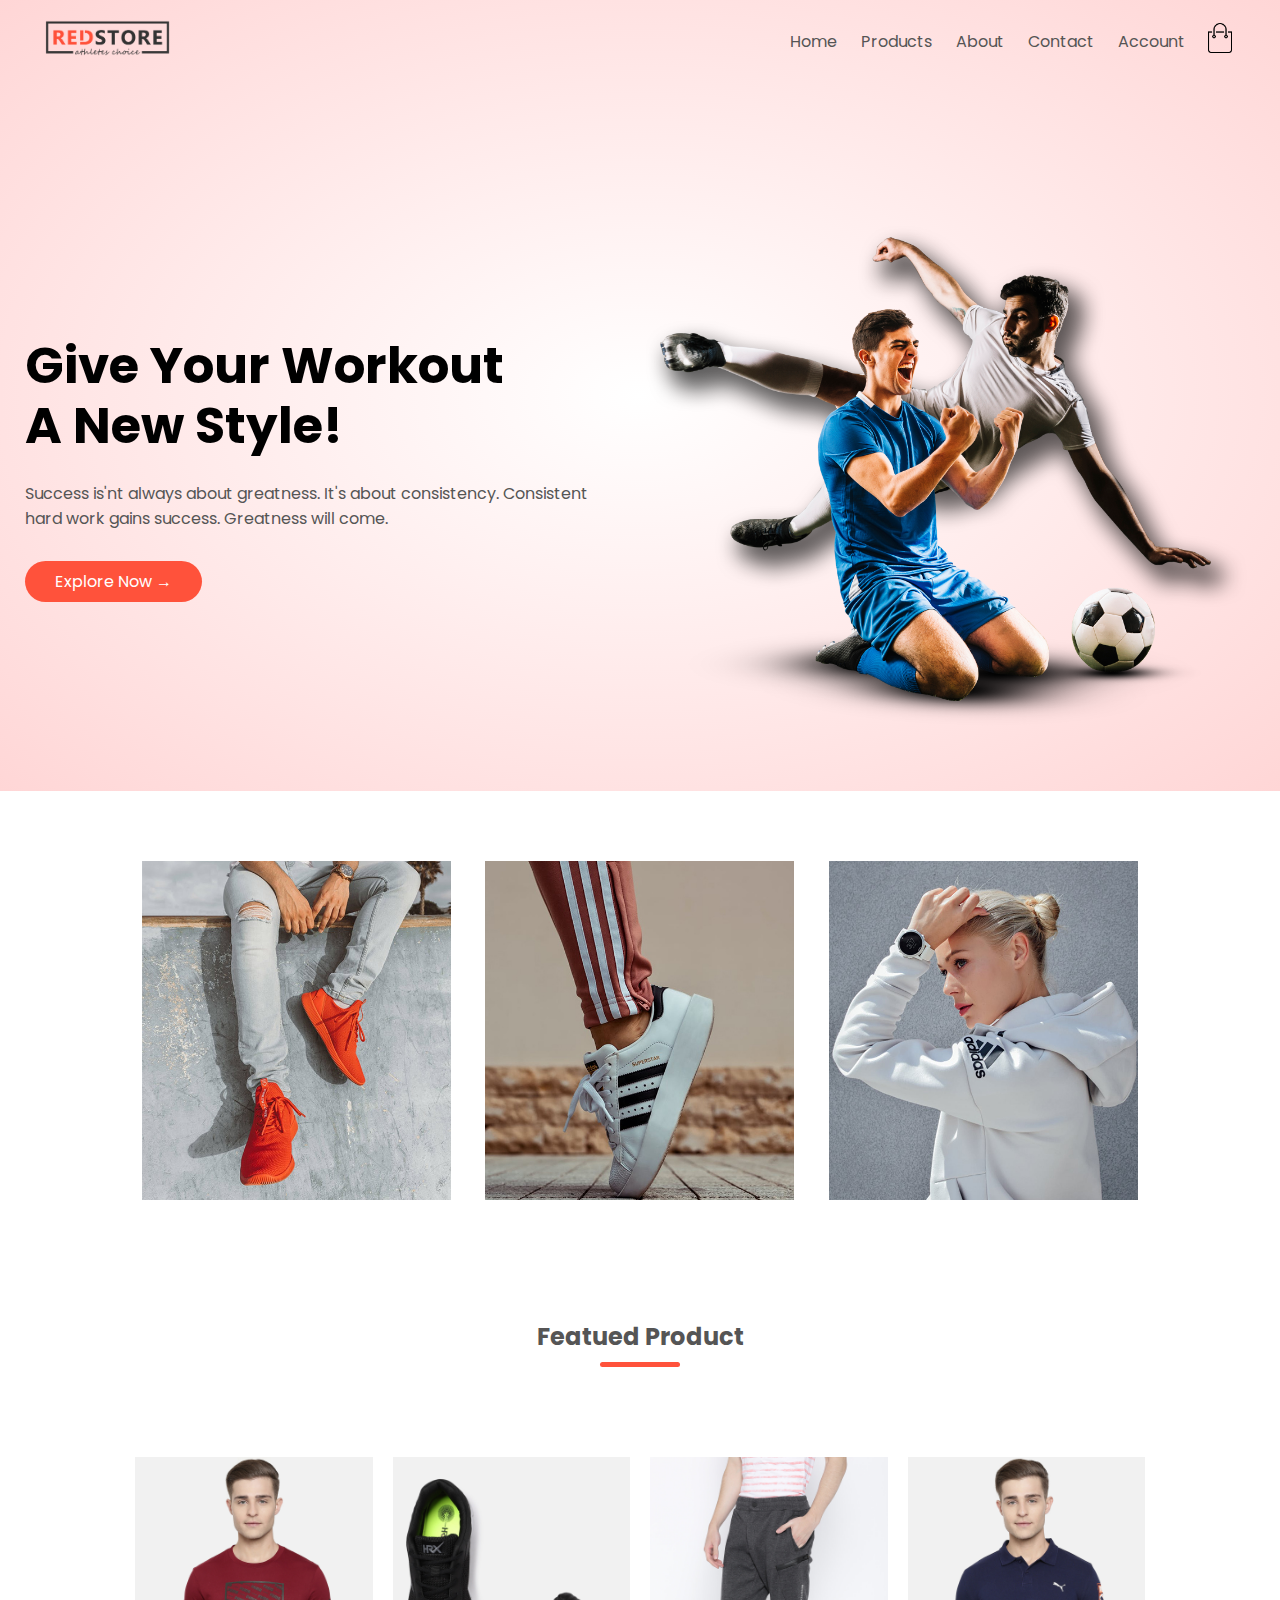
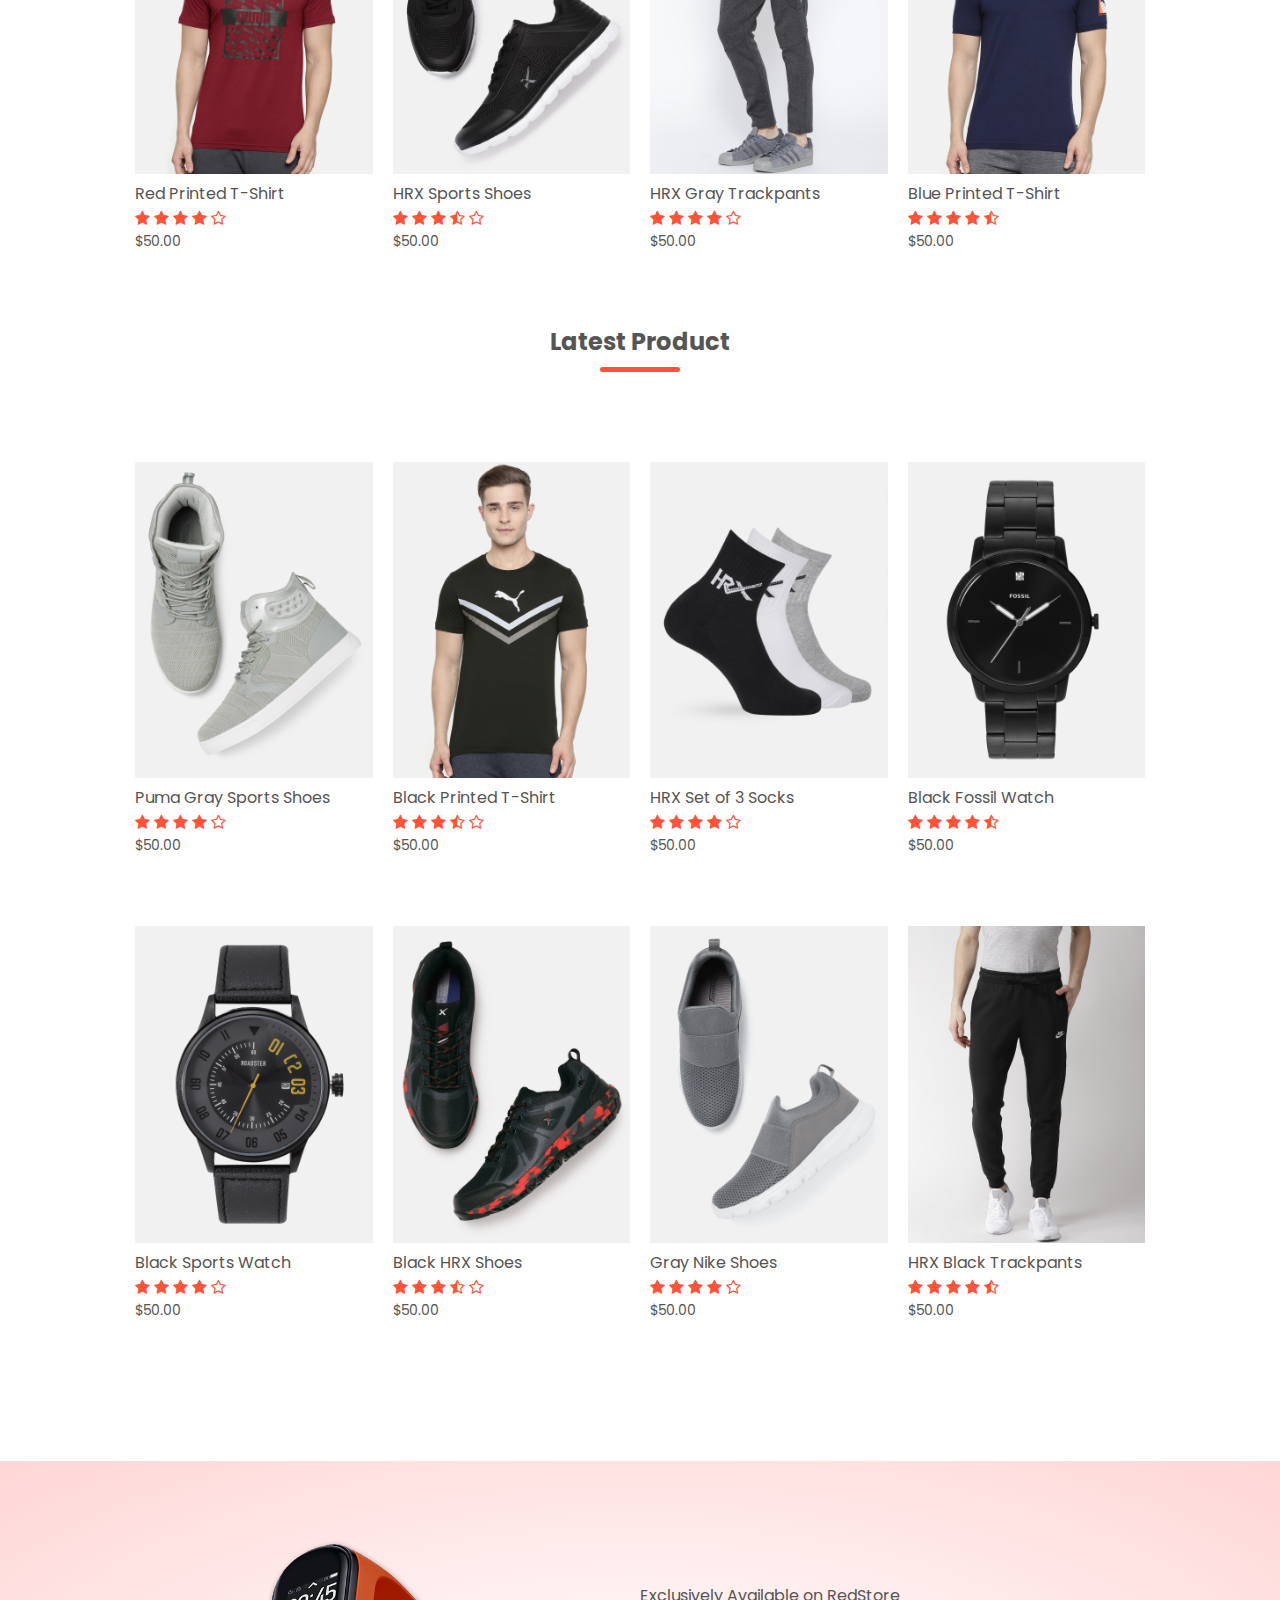
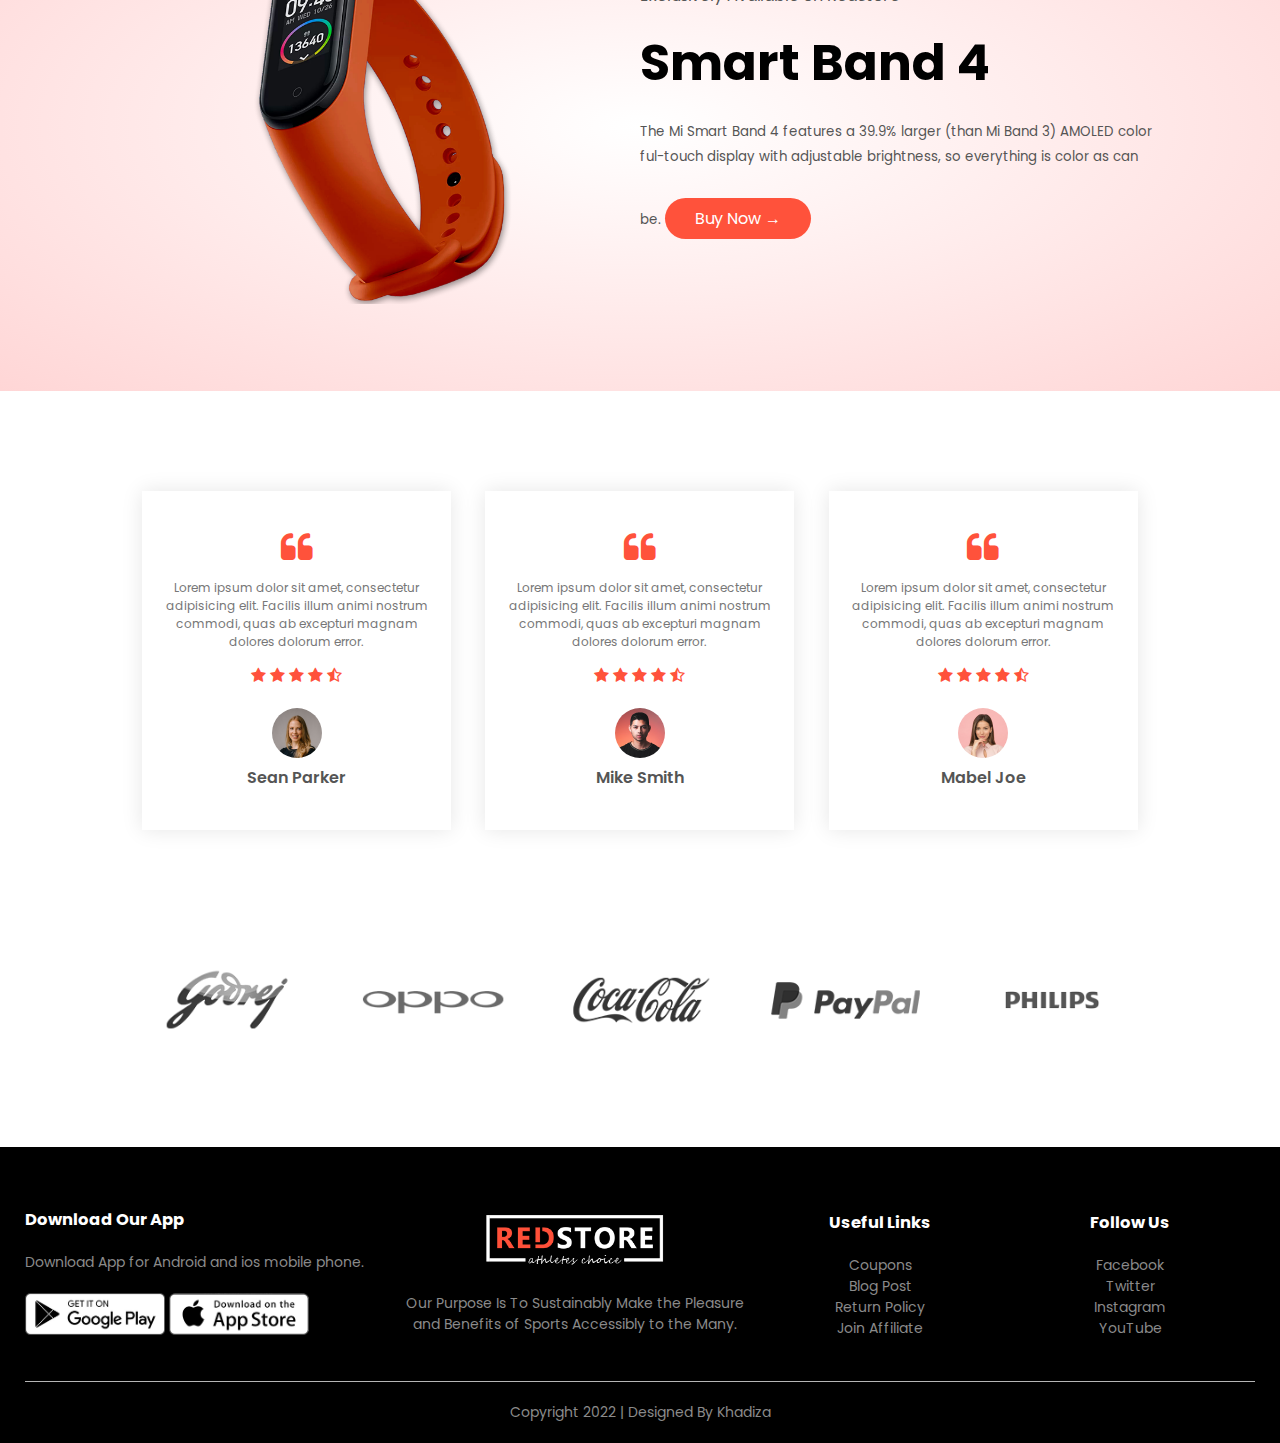
<file: index.html>
<!DOCTYPE html>
<html lang="en">
<head>
    <meta charset="UTF-8">
    <meta name="viewport" content="width=device-width, initial-scale=1.0">
    <title>RedStore | Ecommerce Website Design</title>
    <link rel="stylesheet" href="style.css">
    <link href="https://fonts.googleapis.com/css2?family=Poppins:wght@300;400;500;600;700&display=swap" rel="stylesheet">
    <link rel="stylesheet" href="https://stackpath.bootstrapcdn.com/font-awesome/4.7.0/css/font-awesome.min.css">
</head>
<body>
 <div class="header">
  <div class="container">
      <div class="navbar">
       <div class="logo">
          <a href="index.html">
           <img src="images/logo.png" width="125px" alt="RedStore">
           </a>
       </div>
       <nav>
          <ul id="MenuItems">
              <li><a href="index.html">Home</a></li>
              <li><a href="products.html">Products</a></li>
              <li><a href="">About</a></li>
              <li><a href="">Contact</a></li>
              <li><a href="account.html">Account</a></li>
          </ul> 
       </nav>
       <a href="cart.html">
       <img src="images/cart.png" width="30px" height="30px" alt="cart">
       </a>
       <img src="images/menu.png" class="menu-icon" onclick="menutoggle()" alt="menu">
   </div>
   <div class="row">
       <div class="col-2">
           <h1>Give Your Workout<br>A New Style!</h1>
           <p>Success is'nt always about greatness. It's about consistency. Consistent <br>hard work gains success. Greatness will come. </p>
           <a href="" class="btn">Explore Now &#8594;</a>
       </div>
       <div class="col-2">
           <img src="images/image1.png" alt="image1">
       </div>

   </div>
  </div>
 </div>
 
 <!----------- FEATURED CATEGORIES --------------->
  <div class="categories">
     <div class="small-container">
         <div class="row">
          <div class="col-3">
              <img src="images/category-1.jpg" alt="category-1">
          </div>
          <div class="col-3">
              <img src="images/category-2.jpg" alt="category-2">
          </div>
          <div class="col-3">
              <img src="images/category-3.jpg" alt="category-3">
          </div>

      </div>
     </div>
      
  </div>
  <!----------- FEATURED PRODUCT --------------->
   <div class="small-container">
    <h2 class="title">Featued Product</h2>
    <div class="row">
        <div class="col-4">
           <a href="products-details.html">
            <img src="images/product-1.jpg" alt="product-1">
            </a>
            <h4>Red Printed T-Shirt</h4>
            <div class="rating">
                <i class="fa fa-star"></i>
                <i class="fa fa-star"></i>
                <i class="fa fa-star"></i>
                <i class="fa fa-star"></i>
                <i class="fa fa-star-o"></i>
            </div>
            <p>$50.00</p>
        </div>
        <div class="col-4">
            <img src="images/product-2.jpg" alt="product-2">
            <h4>HRX Sports Shoes</h4>
            <div class="rating">
                <i class="fa fa-star"></i>
                <i class="fa fa-star"></i>
                <i class="fa fa-star"></i>
                <i class="fa fa-star-half-o"></i>
                <i class="fa fa-star-o"></i>
            </div>
            <p>$50.00</p>
        </div>
        <div class="col-4">
            <img src="images/product-3.jpg" alt="product-3">
            <h4>HRX Gray Trackpants</h4>
            <div class="rating">
                <i class="fa fa-star"></i>
                <i class="fa fa-star"></i>
                <i class="fa fa-star"></i>
                <i class="fa fa-star"></i>
                <i class="fa fa-star-o"></i>
            </div>
            <p>$50.00</p>
        </div>
        <div class="col-4">
            <img src="images/product-4.jpg" alt="product-4">
            <h4>Blue Printed T-Shirt</h4>
            <div class="rating">
                <i class="fa fa-star"></i>
                <i class="fa fa-star"></i>
                <i class="fa fa-star"></i>
                <i class="fa fa-star"></i>
                <i class="fa fa-star-half-o"></i>
            </div>
            <p>$50.00</p>
        </div>
    </div>
    <h2 class="title">Latest Product</h2>
    <div class="row">
        <div class="col-4">
            <img src="images/product-5.jpg" alt="product-5">
            <h4>Puma Gray Sports Shoes</h4>
            <div class="rating">
                <i class="fa fa-star"></i>
                <i class="fa fa-star"></i>
                <i class="fa fa-star"></i>
                <i class="fa fa-star"></i>
                <i class="fa fa-star-o"></i>
            </div>
            <p>$50.00</p>
        </div>
        <div class="col-4">
            <img src="images/product-6.jpg" alt="product-6">
            <h4>Black Printed T-Shirt</h4>
            <div class="rating">
                <i class="fa fa-star"></i>
                <i class="fa fa-star"></i>
                <i class="fa fa-star"></i>
                <i class="fa fa-star-half-o"></i>
                <i class="fa fa-star-o"></i>
            </div>
            <p>$50.00</p>
        </div>
        <div class="col-4">
            <img src="images/product-7.jpg" alt="product-7">
            <h4>HRX Set of 3 Socks</h4>
            <div class="rating">
                <i class="fa fa-star"></i>
                <i class="fa fa-star"></i>
                <i class="fa fa-star"></i>
                <i class="fa fa-star"></i>
                <i class="fa fa-star-o"></i>
            </div>
            <p>$50.00</p>
        </div>
        <div class="col-4">
            <img src="images/product-8.jpg" alt="product-8">
            <h4>Black Fossil Watch</h4>
            <div class="rating">
                <i class="fa fa-star"></i>
                <i class="fa fa-star"></i>
                <i class="fa fa-star"></i>
                <i class="fa fa-star"></i>
                <i class="fa fa-star-half-o"></i>
            </div>
            <p>$50.00</p>
        </div>
    </div>
    <div class="row">
        <div class="col-4">
            <img src="images/product-9.jpg" alt="product-9">
            <h4>Black Sports Watch</h4>
            <div class="rating">
                <i class="fa fa-star"></i>
                <i class="fa fa-star"></i>
                <i class="fa fa-star"></i>
                <i class="fa fa-star"></i>
                <i class="fa fa-star-o"></i>
            </div>
            <p>$50.00</p>
        </div>
        <div class="col-4">
            <img src="images/product-10.jpg" alt="product-10">
            <h4>Black HRX Shoes</h4>
            <div class="rating">
                <i class="fa fa-star"></i>
                <i class="fa fa-star"></i>
                <i class="fa fa-star"></i>
                <i class="fa fa-star-half-o"></i>
                <i class="fa fa-star-o"></i>
            </div>
            <p>$50.00</p>
        </div>
        <div class="col-4">
            <img src="images/product-11.jpg" alt="product-11">
            <h4>Gray Nike Shoes</h4>
            <div class="rating">
                <i class="fa fa-star"></i>
                <i class="fa fa-star"></i>
                <i class="fa fa-star"></i>
                <i class="fa fa-star"></i>
                <i class="fa fa-star-o"></i>
            </div>
            <p>$50.00</p>
        </div>
        <div class="col-4">
            <img src="images/product-12.jpg" alt="product-12">
            <h4>HRX Black Trackpants</h4>
            <div class="rating">
                <i class="fa fa-star"></i>
                <i class="fa fa-star"></i>
                <i class="fa fa-star"></i>
                <i class="fa fa-star"></i>
                <i class="fa fa-star-half-o"></i>
            </div>
            <p>$50.00</p>
        </div>
    </div>   
   </div> 
   <!---------- OFFER ----------->
   <div class="offer">
       <div class="small-container">
           <div class="row">
               <div class="col-2">
                   <img src="images/exclusive.png" class="offer-img" alt="exclusive">
               </div>
               <div class="col-2">
                   <p>Exclusively Available on RedStore</p>
                   <h1>Smart Band 4</h1>
                   <small>The Mi Smart Band 4 features a 39.9% larger (than Mi Band 3) AMOLED color ful-touch display with adjustable brightness, so everything is color as can be.</small>
                   <a href=""class="btn">Buy Now &#8594;</a>
               </div>

           </div>
       </div>
   </div>
   <!----------- TESTIMONIAL ------------>
   <div class="testimonial">
       <div class="small-container">
           <div class="row">
               <div class="col-3">
                  <i class="fa fa-quote-left"></i>
                   <p>Lorem ipsum dolor sit amet, consectetur adipisicing elit. Facilis illum animi nostrum commodi, quas ab excepturi magnam dolores dolorum error.</p>
                   <div class="rating">
                        <i class="fa fa-star"></i>
                        <i class="fa fa-star"></i>
                        <i class="fa fa-star"></i>
                        <i class="fa fa-star"></i>
                        <i class="fa fa-star-half-o"></i>
                   </div>
                   <img src="images/user-1.png" alt="user-1">
                   <h3>Sean Parker</h3>
               </div>
               <div class="col-3">
                  <i class="fa fa-quote-left"></i>
                   <p>Lorem ipsum dolor sit amet, consectetur adipisicing elit. Facilis illum animi nostrum commodi, quas ab excepturi magnam dolores dolorum error.</p>
                   <div class="rating">
                        <i class="fa fa-star"></i>
                        <i class="fa fa-star"></i>
                        <i class="fa fa-star"></i>
                        <i class="fa fa-star"></i>
                        <i class="fa fa-star-half-o"></i>
                   </div>
                   <img src="images/user-2.png" alt="user-1">
                   <h3>Mike Smith</h3>
               </div>
               <div class="col-3">
                  <i class="fa fa-quote-left"></i>
                   <p>Lorem ipsum dolor sit amet, consectetur adipisicing elit. Facilis illum animi nostrum commodi, quas ab excepturi magnam dolores dolorum error.</p>
                   <div class="rating">
                        <i class="fa fa-star"></i>
                        <i class="fa fa-star"></i>
                        <i class="fa fa-star"></i>
                        <i class="fa fa-star"></i>
                        <i class="fa fa-star-half-o"></i>
                   </div>
                   <img src="images/user-3.png" alt="user-1">
                   <h3>Mabel Joe</h3>
               </div>
           </div>
       </div>
   </div>
   <!----------- BRANDS ------------>
   <div class="brands">
       <div class="small-container">
           <div class="row">
               <div class="col-5">
                   <img src="images/logo-godrej.png" alt="logo-godrej">
               </div>
               <div class="col-5">
                   <img src="images/logo-oppo.png" alt="logo-oppo">
               </div>
               <div class="col-5">
                   <img src="images/logo-coca-cola.png" alt="logo-coca-cola">
               </div>
               <div class="col-5">
                   <img src="images/logo-paypal.png" alt="logo-paypal">
               </div>
               <div class="col-5">
                   <img src="images/logo-philips.png" alt="logo-philips">
               </div>
           </div>
       </div>
   </div>
   <!----------- FOOTER ------------>
   <div class="footer">
       <div class="container">
           <div class="row">
               <div class="footer-col-1">
                   <h3>Download Our App</h3>
                   <p>Download App for Android and ios mobile phone.</p>
                   <div class="app-logo">
                       <img src="images/play-store.png" alt="play-store">
                       <img src="images/app-store.png" alt="app-store">
                   </div>
               </div>
               <div class="footer-col-2">
                   <img src="images/logo-white.png" alt="logo-white">
                   <p>Our Purpose Is To Sustainably Make the Pleasure and Benefits of Sports Accessibly to the Many.</p>
               </div>
               <div class="footer-col-3">
                   <h3>Useful Links</h3>
                   <ul>
                       <li>Coupons</li>
                       <li>Blog Post</li>
                       <li>Return Policy</li>
                       <li>Join Affiliate</li>
                       
                   </ul>
               </div>
               <div class="footer-col-4">
                   <h3>Follow Us</h3>
                   <ul>
                       <li>Facebook</li>
                       <li>Twitter</li>
                       <li>Instagram</li>
                       <li>YouTube</li>
                       
                   </ul>
               </div>
           </div>
           <hr>
           <p class="copyright">Copyright 2022 | Designed By Khadiza</p>
       </div>
   </div>
 <!----------- JS FOR TOGGLE MENU ------------>
 <script>
     var MenuItems = document.getElementById("MenuItems");
     MenuItems.style.maxHeight = "0px";
     function menutoggle(){
         if(MenuItems.style.maxHeight == "0px")
             {
                 MenuItems.style.maxHeight = "200px";
             }
         else
             {
                 MenuItems.style.maxHeight = "0px";
             }
     }
     
 </script>
</body>
</html>
</file>
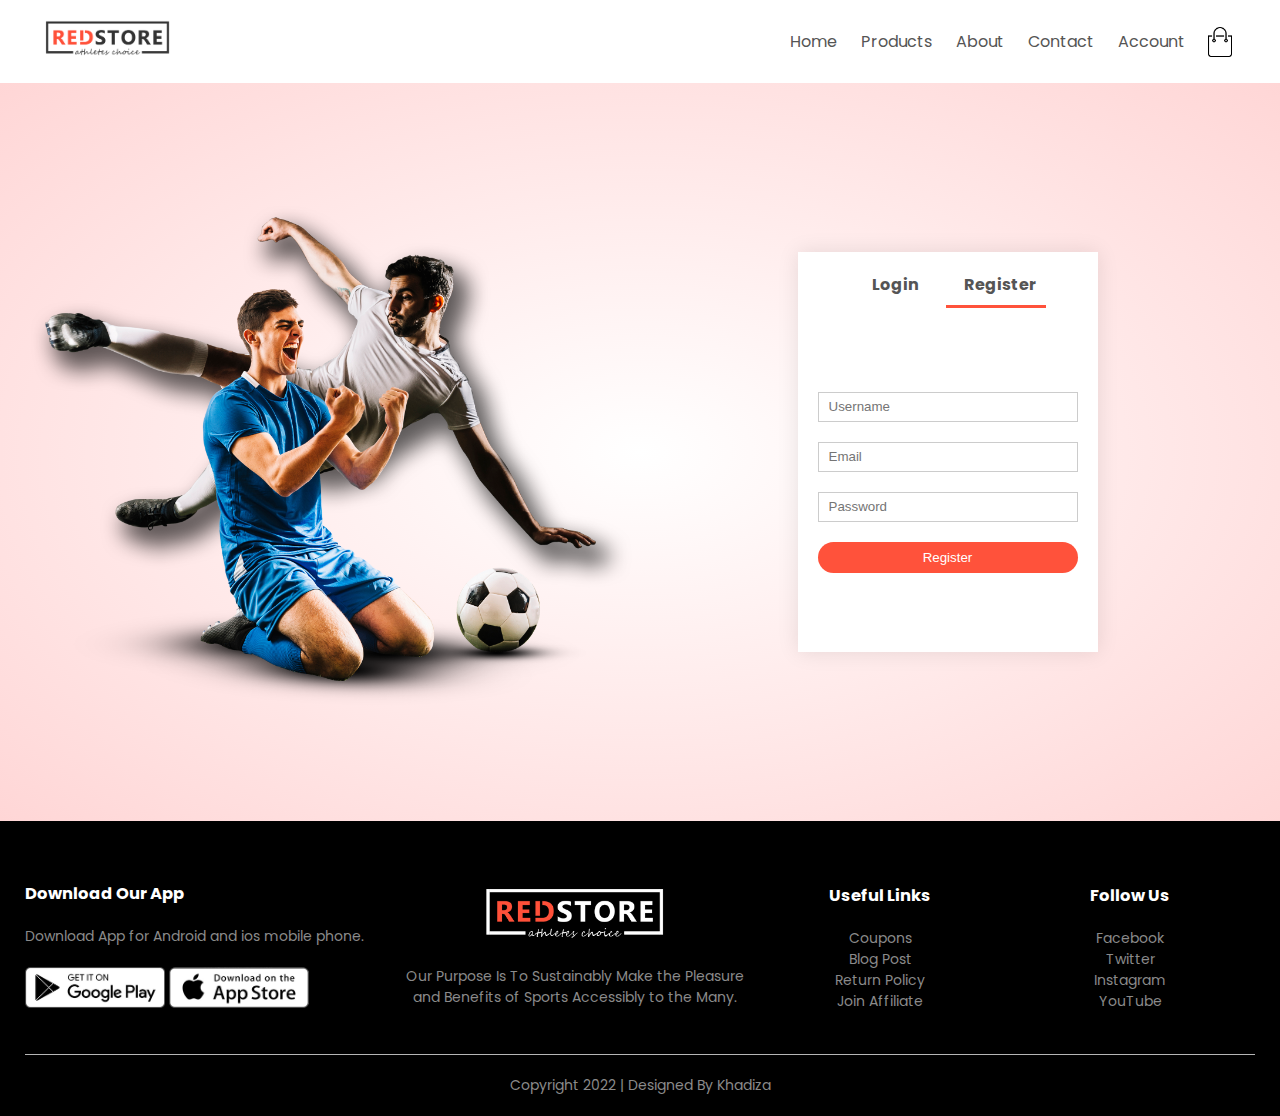
<file: account.html>
<!DOCTYPE html>
<html lang="en">
<head>
    <meta charset="UTF-8">
    <meta name="viewport" content="width=device-width, initial-scale=1.0">
    <title>All Products - RedStore</title>
    <link rel="stylesheet" href="style.css">
    <link href="https://fonts.googleapis.com/css2?family=Poppins:wght@300;400;500;600;700&display=swap" rel="stylesheet">
    <link rel="stylesheet" href="https://stackpath.bootstrapcdn.com/font-awesome/4.7.0/css/font-awesome.min.css">
</head>
<body>
 
  <div class="container">
      <div class="navbar">
       <div class="logo">
          <a href="index.html">
           <img src="images/logo.png" width="125px" alt="RedStore">
           </a>
       </div>
       <nav>
          <ul id="MenuItems">
              <li><a href="index.html">Home</a></li>
              <li><a href="products.html">Products</a></li>
              <li><a href="">About</a></li>
              <li><a href="">Contact</a></li>
              <li><a href="account.html">Account</a></li>
          </ul> 
       </nav>
       <img src="images/cart.png" width="30px" height="30px" alt="cart">
       <img src="images/menu.png" class="menu-icon" onclick="menutoggle()" alt="menu">
   </div>
   
  </div>

  <!----------- ACCOUNT PAGE ------------>
   
   <div class="account-page">
       <div class="container">
           <div class="row">
               <div class="col-2">
                   <img src="images/image1.png" width="100%" alt="image1">
               </div>
               <div class="col-2">
                   <div class="form-container">
                       <div class="form-btn">
                           <span onclick="login()">Login</span>
                           <span onclick="register()">Register</span>
                           <hr id="Indicator">
                       </div>
                       <form id="LoginForm">
                           <input type="text" placeholder="Username">
                           <input type="password" placeholder="Password">
                           <button type="submit" class="btn">Login</button>
                           <a href="">Forgot Password</a>
                       </form>
                       
                       <form id="RegForm">
                           <input type="text" placeholder="Username">
                           <input type="email" placeholder="Email">
                           <input type="password" placeholder="Password">
                           <button type="submit" class="btn">Register</button>
                           
                       </form>
                   </div>
               </div>
           </div>
       </div>
   </div>

   <!----------- FOOTER ------------>
   <div class="footer">
       <div class="container">
           <div class="row">
               <div class="footer-col-1">
                   <h3>Download Our App</h3>
                   <p>Download App for Android and ios mobile phone.</p>
                   <div class="app-logo">
                       <img src="images/play-store.png" alt="play-store">
                       <img src="images/app-store.png" alt="app-store">
                   </div>
               </div>
               <div class="footer-col-2">
                   <img src="images/logo-white.png" alt="logo-white">
                   <p>Our Purpose Is To Sustainably Make the Pleasure and Benefits of Sports Accessibly to the Many.</p>
               </div>
               <div class="footer-col-3">
                   <h3>Useful Links</h3>
                   <ul>
                       <li>Coupons</li>
                       <li>Blog Post</li>
                       <li>Return Policy</li>
                       <li>Join Affiliate</li>
                       
                   </ul>
               </div>
               <div class="footer-col-4">
                   <h3>Follow Us</h3>
                   <ul>
                       <li>Facebook</li>
                       <li>Twitter</li>
                       <li>Instagram</li>
                       <li>YouTube</li>
                       
                   </ul>
               </div>
           </div>
           <hr>
           <p class="copyright">Copyright 2022 | Designed By Khadiza</p>
       </div>
   </div>
   
   
 <!----------- JS FOR TOGGLE MENU ------------>
 
 
 <script>
     var MenuItems = document.getElementById("MenuItems");
     MenuItems.style.maxHeight = "0px";
     function menutoggle(){
         if(MenuItems.style.maxHeight == "0px")
             {
                 MenuItems.style.maxHeight = "200px";
             }
         else
             {
                 MenuItems.style.maxHeight = "0px";
             }
     }
     
 </script>
 
 
 <!----------- JS FOR TOGGLE FORM ------------>
   
    <script>
    
    var LoginForm = document.getElementById("LoginForm");
    var RegForm = document.getElementById("RegForm");
    var Indicator = document.getElementById("Indicator");
        
        function register(){
            RegForm.style.transform = "translateX(0px)";
            LoginForm.style.transform = "translateX(0px)";
            Indicator.style.transform = "translateX(100px)";
        } 
        
        function login(){
            RegForm.style.transform = "translateX(300px)";
            LoginForm.style.transform = "translateX(300px)";
            Indicator.style.transform = "translateX(0px)";
        } 
    
    </script> 


</body>
</html>
</file>
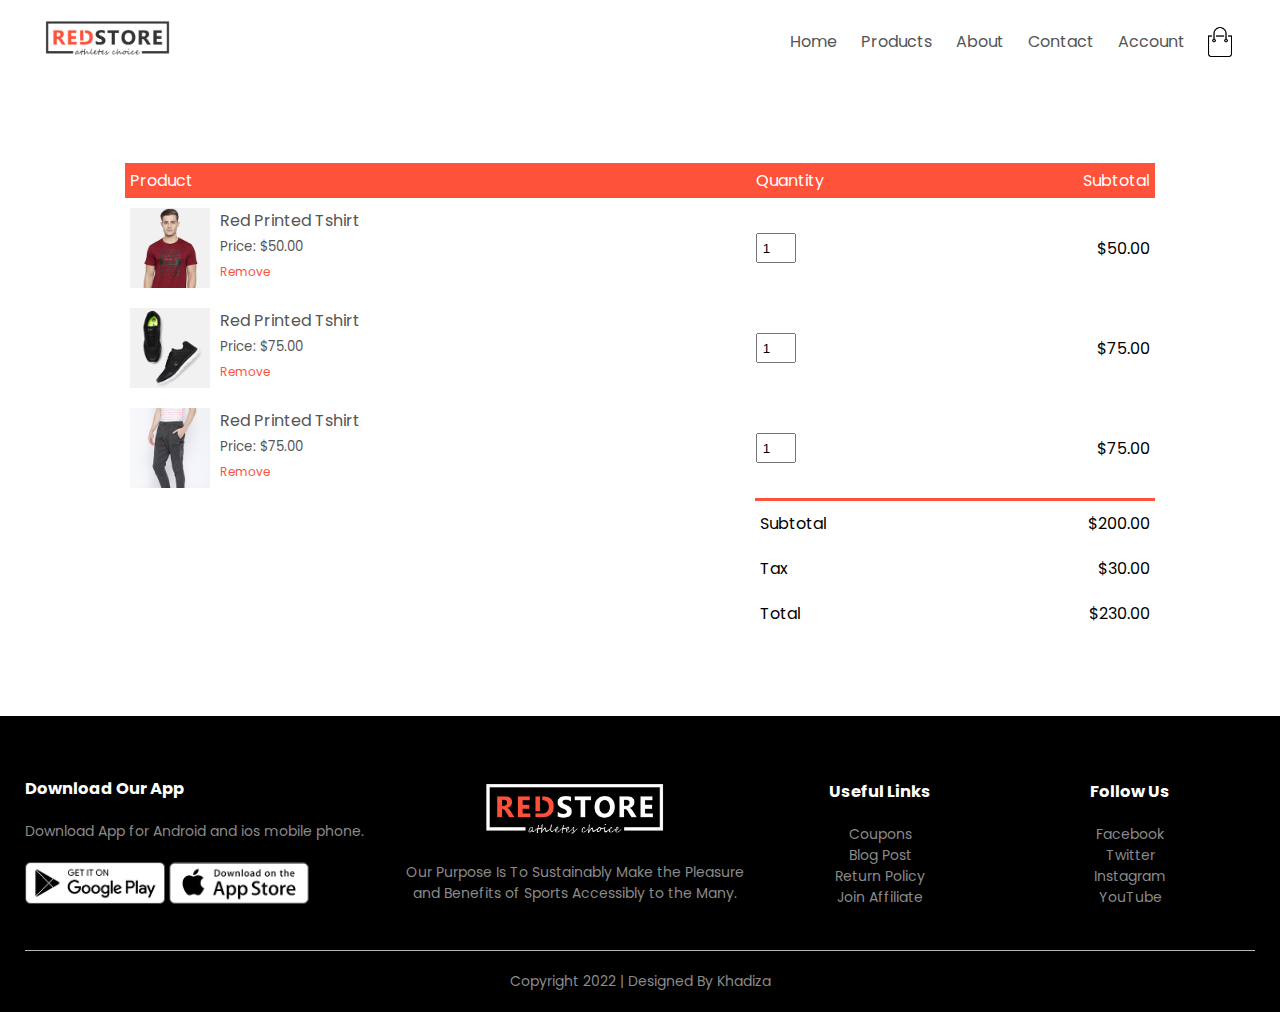
<file: cart.html>
<!DOCTYPE html>
<html lang="en">
<head>
    <meta charset="UTF-8">
    <meta name="viewport" content="width=device-width, initial-scale=1.0">
    <title>All Products - RedStore</title>
    <link rel="stylesheet" href="style.css">
    <link href="https://fonts.googleapis.com/css2?family=Poppins:wght@300;400;500;600;700&display=swap" rel="stylesheet">
    <link rel="stylesheet" href="https://stackpath.bootstrapcdn.com/font-awesome/4.7.0/css/font-awesome.min.css">
</head>
<body>
 
  <div class="container">
      <div class="navbar">
       <div class="logo">
          <a href="index.html">
           <img src="images/logo.png" width="125px" alt="RedStore">
           </a>
       </div>
       <nav>
          <ul id="MenuItems">
              <li><a href="index.html">Home</a></li>
              <li><a href="products.html">Products</a></li>
              <li><a href="">About</a></li>
              <li><a href="">Contact</a></li>
              <li><a href="account.html">Account</a></li>
          </ul> 
       </nav>
       <img src="images/cart.png" width="30px" height="30px" alt="cart">
       <img src="images/menu.png" class="menu-icon" onclick="menutoggle()" alt="menu">
   </div>
   
  </div>

   <!----------- CART ITEMS DETAILES ------------>
   
   <div class="small-container cart-page">
       <table>
           <tr>
               <th>Product</th>
               <th>Quantity</th>
               <th>Subtotal</th>
           </tr>
           <tr>
               <td>
                   <div class="cart-info">
                       <img src="images/buy-1.jpg" alt="buy-1">
                       <div>
                           <p>Red Printed Tshirt</p>
                           <small>Price: $50.00</small>
                           <br>
                           <a href="">Remove</a>
                       </div>
                   </div>
               </td>
               <td><input type="number" value="1"></td>
               <td>$50.00</td>
           </tr>
           <tr>
               <td>
                   <div class="cart-info">
                       <img src="images/buy-2.jpg" alt="buy-2">
                       <div>
                           <p>Red Printed Tshirt</p>
                           <small>Price: $75.00</small>
                           <br>
                           <a href="">Remove</a>
                       </div>
                   </div>
               </td>
               <td><input type="number" value="1"></td>
               <td>$75.00</td>
           </tr>
           <tr>
               <td>
                   <div class="cart-info">
                       <img src="images/buy-3.jpg" alt="buy-3">
                       <div>
                           <p>Red Printed Tshirt</p>
                           <small>Price: $75.00</small>
                           <br>
                           <a href="">Remove</a>
                       </div>
                   </div>
               </td>
               <td><input type="number" value="1"></td>
               <td>$75.00</td>
           </tr>
       </table>
       
       <div class="total-price">
           <table>
               <tr>
                   <td>Subtotal</td>
                   <td>$200.00</td>
               </tr>
               <tr>
                   <td>Tax</td>
                   <td>$30.00</td>
               </tr>
               <tr>
                   <td>Total</td>
                   <td>$230.00</td>
               </tr>
           </table>
       </div>
   </div>
  

   <!----------- FOOTER ------------>
   <div class="footer">
       <div class="container">
           <div class="row">
               <div class="footer-col-1">
                   <h3>Download Our App</h3>
                   <p>Download App for Android and ios mobile phone.</p>
                   <div class="app-logo">
                       <img src="images/play-store.png" alt="play-store">
                       <img src="images/app-store.png" alt="app-store">
                   </div>
               </div>
               <div class="footer-col-2">
                   <img src="images/logo-white.png" alt="logo-white">
                   <p>Our Purpose Is To Sustainably Make the Pleasure and Benefits of Sports Accessibly to the Many.</p>
               </div>
               <div class="footer-col-3">
                   <h3>Useful Links</h3>
                   <ul>
                       <li>Coupons</li>
                       <li>Blog Post</li>
                       <li>Return Policy</li>
                       <li>Join Affiliate</li>
                       
                   </ul>
               </div>
               <div class="footer-col-4">
                   <h3>Follow Us</h3>
                   <ul>
                       <li>Facebook</li>
                       <li>Twitter</li>
                       <li>Instagram</li>
                       <li>YouTube</li>
                       
                   </ul>
               </div>
           </div>
           <hr>
           <p class="copyright">Copyright 2022 | Designed By Khadiza</p>
       </div>
   </div>
   
   
 <!----------- JS FOR TOGGLE MENU ------------>
 
 
 <script>
     var MenuItems = document.getElementById("MenuItems");
     MenuItems.style.maxHeight = "0px";
     function menutoggle(){
         if(MenuItems.style.maxHeight == "0px")
             {
                 MenuItems.style.maxHeight = "200px";
             }
         else
             {
                 MenuItems.style.maxHeight = "0px";
             }
     }
     
 </script>

</body>
</html>
</file>
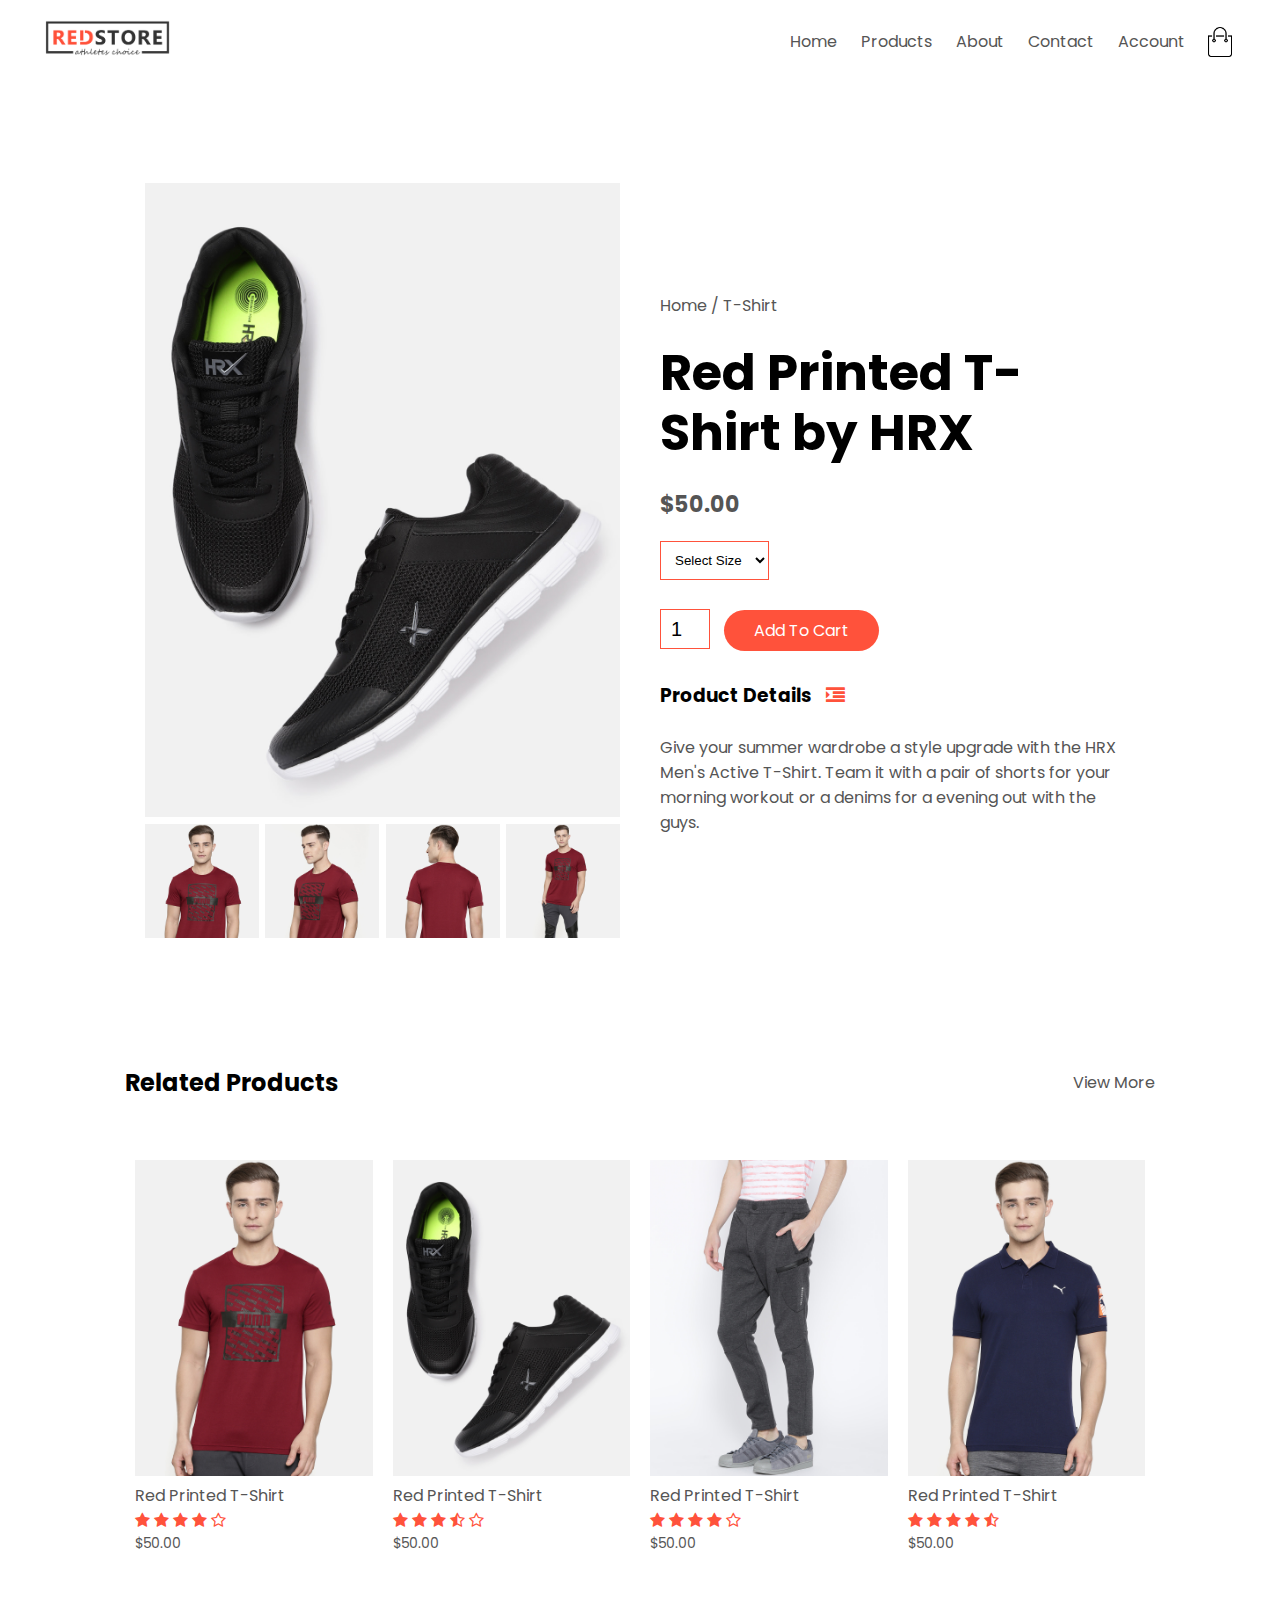
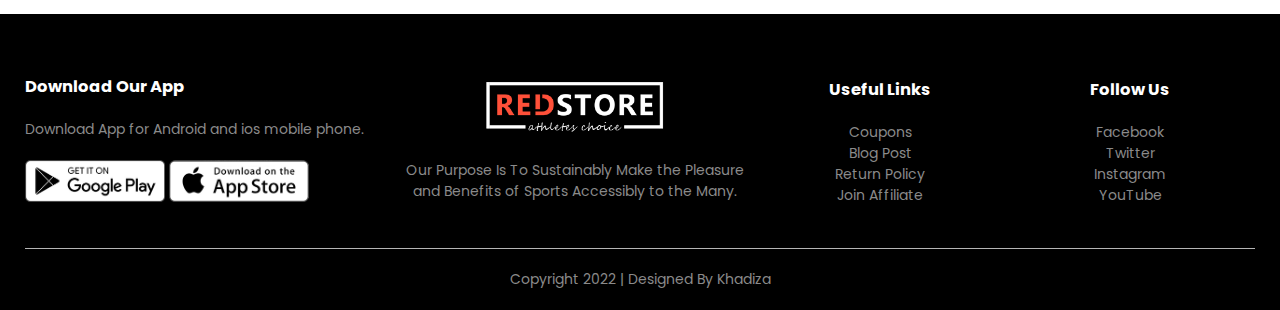
<file: products-details-one.html>
<!DOCTYPE html>
<html lang="en">
<head>
    <meta charset="UTF-8">
    <meta name="viewport" content="width=device-width, initial-scale=1.0">
    <title>All Products - RedStore</title>
    <link rel="stylesheet" href="style.css">
    <link href="https://fonts.googleapis.com/css2?family=Poppins:wght@300;400;500;600;700&display=swap" rel="stylesheet">
    <link rel="stylesheet" href="https://stackpath.bootstrapcdn.com/font-awesome/4.7.0/css/font-awesome.min.css">
</head>
<body>
 
  <div class="container">
      <div class="navbar">
       <div class="logo">
          <a href="index.html">
           <img src="images/logo.png" width="125px" alt="RedStore">
           </a>
       </div>
       <nav>
          <ul id="MenuItems">
              <li><a href="index.html">Home</a></li>
              <li><a href="products.html">Products</a></li>
              <li><a href="">About</a></li>
              <li><a href="">Contact</a></li>
              <li><a href="">Account</a></li>
          </ul> 
       </nav>
       <img src="images/cart.png" width="30px" height="30px" alt="cart">
       <img src="images/menu.png" class="menu-icon" onclick="menutoggle()" alt="menu">
   </div>
   
  </div>
   <!----------- SINGLE PRODUCT DETAILS ------------>
   
   <div class="small-container single-product">
       <div class="row">
           <div class="col-2">
               <img src="images/product-2.jpg" width="100%" id="ProductImg" alt="gallery-1">
               
               <div class="small-img-row">
                   <div class="small-img-col">
                       <img src="images/gallery-1.jpg" width="100%" alt="gallery-1" class="small-img">
                   </div>
                   <div class="small-img-col">
                       <img src="images/gallery-2.jpg" width="100%" alt="gallery-2" class="small-img">
                   </div>
                   <div class="small-img-col">
                       <img src="images/gallery-3.jpg" width="100%" alt="gallery-3" class="small-img">
                   </div>
                   <div class="small-img-col">
                       <img src="images/gallery-4.jpg" width="100%" alt="gallery-4" class="small-img">
                   </div>
               </div>
           </div>
           <div class="col-2">
               <p>Home / T-Shirt</p>
               <h1>Red Printed T-Shirt by HRX</h1>
               <h4>$50.00</h4>
               <select>
                   <option>Select Size</option>
                   <option>XXL</option>
                   <option>XL</option>
                   <option>Large</option>
                   <option>Medium</option>
                   <option>Small</option>
                </select>
                <input type="number" value="1">
                <a href="cart.html" class="btn">Add To Cart</a>
                
                <h3>Product Details <i class="fa fa-indent"></i></h3>
                <br>
                <p>Give your summer wardrobe a style upgrade with the HRX Men's Active T-Shirt. Team it with a pair of shorts for your morning workout or a denims for a evening out with the guys.</p>
           </div>

       </div>
   </div>
   
   
 <!----------- TITLE  ------------>  
   
   <div class="small-container">
       <div class="row row-2">
           <h2>Related Products</h2>
           <p>View More</p>
       </div>
   </div>
   
   
   
   
   
 <!-----------  PRODUCT  ------------>
  
   <div class="small-container">

    <div class="row">
        <div class="col-4">
            <img src="images/product-1.jpg" alt="product-1">
            <h4>Red Printed T-Shirt</h4>
            <div class="rating">
                <i class="fa fa-star"></i>
                <i class="fa fa-star"></i>
                <i class="fa fa-star"></i>
                <i class="fa fa-star"></i>
                <i class="fa fa-star-o"></i>
            </div>
            <p>$50.00</p>
        </div>
        <div class="col-4">
            <img src="images/product-2.jpg" alt="product-2">
            <h4>Red Printed T-Shirt</h4>
            <div class="rating">
                <i class="fa fa-star"></i>
                <i class="fa fa-star"></i>
                <i class="fa fa-star"></i>
                <i class="fa fa-star-half-o"></i>
                <i class="fa fa-star-o"></i>
            </div>
            <p>$50.00</p>
        </div>
        <div class="col-4">
            <img src="images/product-3.jpg" alt="product-3">
            <h4>Red Printed T-Shirt</h4>
            <div class="rating">
                <i class="fa fa-star"></i>
                <i class="fa fa-star"></i>
                <i class="fa fa-star"></i>
                <i class="fa fa-star"></i>
                <i class="fa fa-star-o"></i>
            </div>
            <p>$50.00</p>
        </div>
        <div class="col-4">
            <img src="images/product-4.jpg" alt="product-4">
            <h4>Red Printed T-Shirt</h4>
            <div class="rating">
                <i class="fa fa-star"></i>
                <i class="fa fa-star"></i>
                <i class="fa fa-star"></i>
                <i class="fa fa-star"></i>
                <i class="fa fa-star-half-o"></i>
            </div>
            <p>$50.00</p>
        </div>
    </div>

   </div> 

  

   <!----------- FOOTER ------------>
   <div class="footer">
       <div class="container">
           <div class="row">
               <div class="footer-col-1">
                   <h3>Download Our App</h3>
                   <p>Download App for Android and ios mobile phone.</p>
                   <div class="app-logo">
                       <img src="images/play-store.png" alt="play-store">
                       <img src="images/app-store.png" alt="app-store">
                   </div>
               </div>
               <div class="footer-col-2">
                   <img src="images/logo-white.png" alt="logo-white">
                   <p>Our Purpose Is To Sustainably Make the Pleasure and Benefits of Sports Accessibly to the Many.</p>
               </div>
               <div class="footer-col-3">
                   <h3>Useful Links</h3>
                   <ul>
                       <li>Coupons</li>
                       <li>Blog Post</li>
                       <li>Return Policy</li>
                       <li>Join Affiliate</li>
                       
                   </ul>
               </div>
               <div class="footer-col-4">
                   <h3>Follow Us</h3>
                   <ul>
                       <li>Facebook</li>
                       <li>Twitter</li>
                       <li>Instagram</li>
                       <li>YouTube</li>
                       
                   </ul>
               </div>
           </div>
           <hr>
           <p class="copyright">Copyright 2022 | Designed By Khadiza</p>
       </div>
   </div>
   
   
 <!----------- JS FOR TOGGLE MENU ------------>
 
 
 <script>
     var MenuItems = document.getElementById("MenuItems");
     MenuItems.style.maxHeight = "0px";
     function menutoggle(){
         if(MenuItems.style.maxHeight == "0px")
             {
                 MenuItems.style.maxHeight = "200px";
             }
         else
             {
                 MenuItems.style.maxHeight = "0px";
             }
     }
     
 </script>
 
 <!----------- JS FOR PRODUCT GALLERY ------------>
 
 
 <script>
     
     var ProductImg = document.getElementById("ProductImg");
     
     var SmallImg = document.getElementsByClassName("small-img");
     
     SmallImg[0].onclick = function()
     {
         ProductImg.src = SmallImg[0].src
     }
     SmallImg[1].onclick = function()
     {
         ProductImg.src = SmallImg[1].src
     }
     SmallImg[2].onclick = function()
     {
         ProductImg.src = SmallImg[2].src
     }
     SmallImg[3].onclick = function()
     {
         ProductImg.src = SmallImg[3].src
     }
    
 </script>
</body>
</html>
</file>
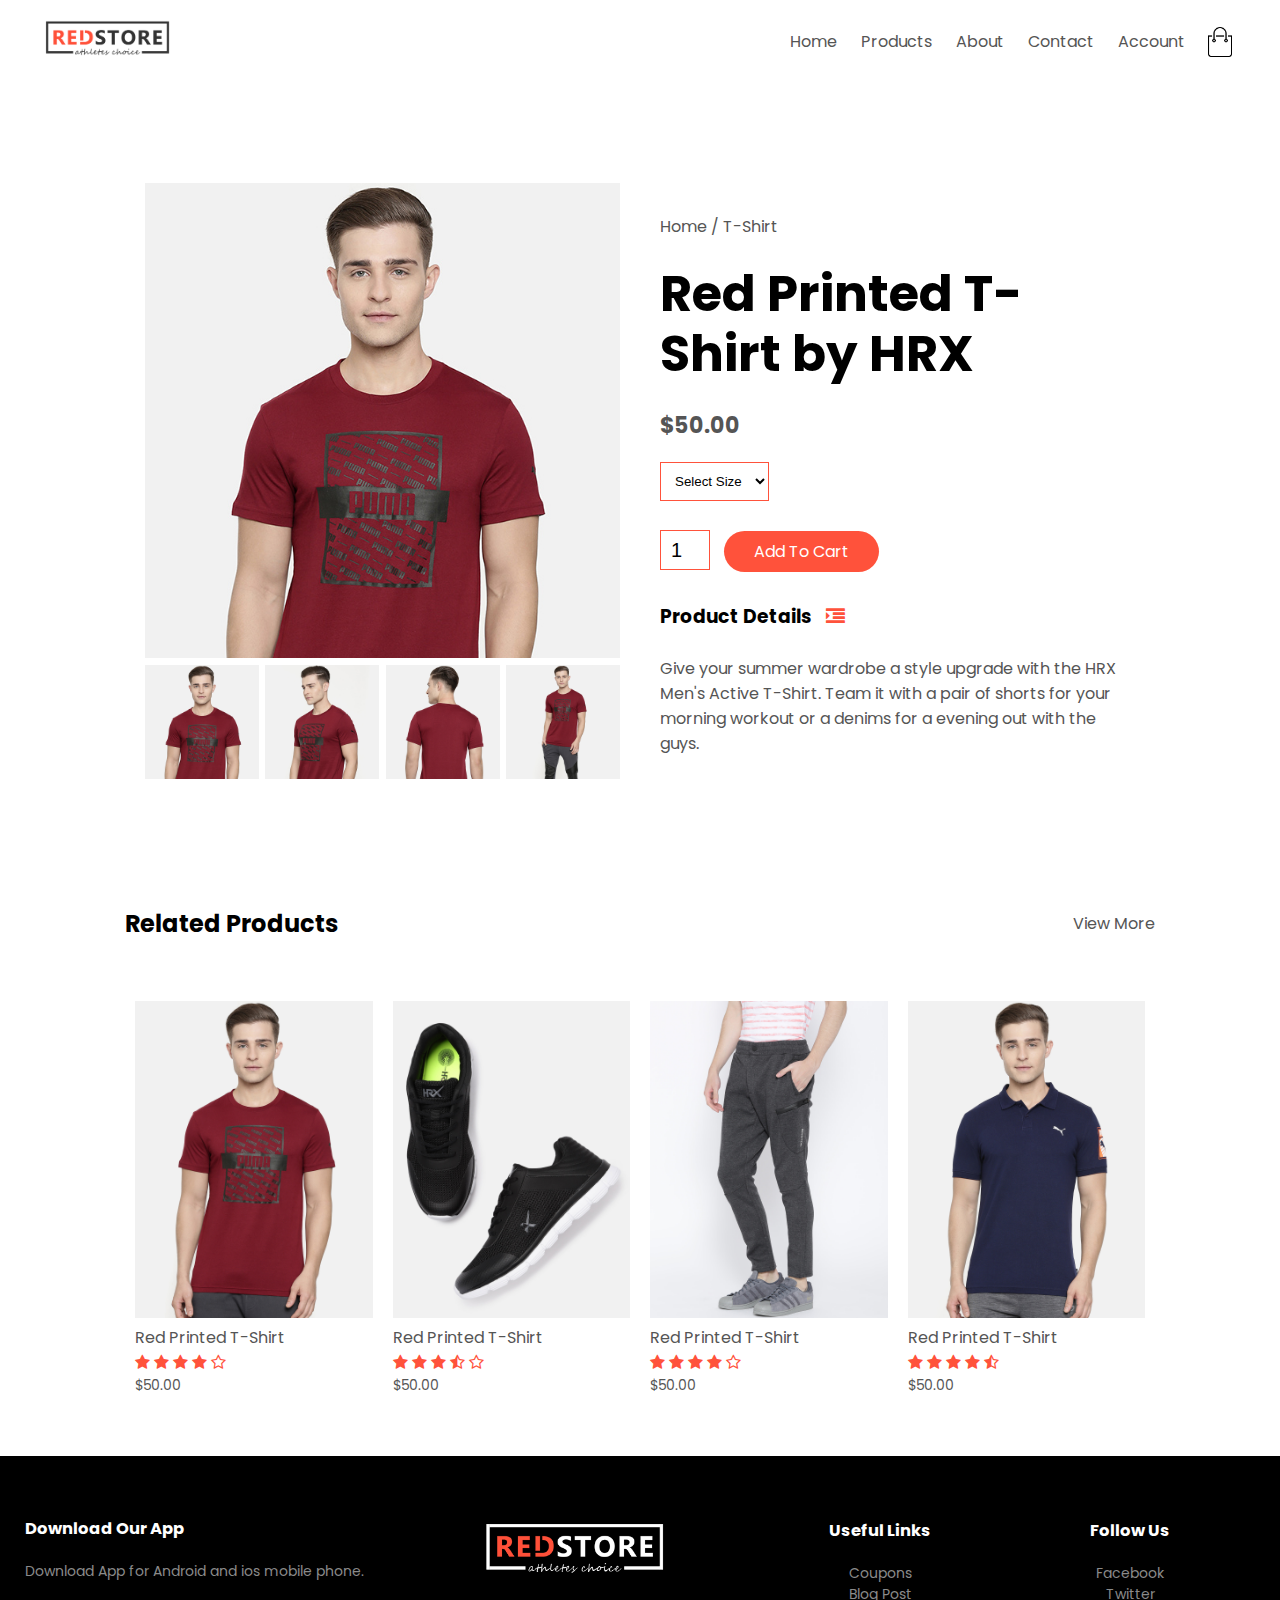
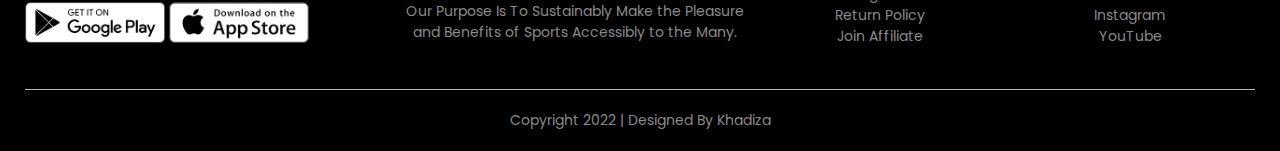
<file: products-details.html>
<!DOCTYPE html>
<html lang="en">
<head>
    <meta charset="UTF-8">
    <meta name="viewport" content="width=device-width, initial-scale=1.0">
    <title>All Products - RedStore</title>
    <link rel="stylesheet" href="style.css">
    <link href="https://fonts.googleapis.com/css2?family=Poppins:wght@300;400;500;600;700&display=swap" rel="stylesheet">
    <link rel="stylesheet" href="https://stackpath.bootstrapcdn.com/font-awesome/4.7.0/css/font-awesome.min.css">
</head>
<body>
 
  <div class="container">
      <div class="navbar">
       <div class="logo">
          <a href="index.html">
           <img src="images/logo.png" width="125px" alt="RedStore">
           </a>
       </div>
       <nav>
          <ul id="MenuItems">
              <li><a href="index.html">Home</a></li>
              <li><a href="products.html">Products</a></li>
              <li><a href="">About</a></li>
              <li><a href="">Contact</a></li>
              <li><a href="account.html">Account</a></li>
          </ul> 
       </nav>
       <img src="images/cart.png" width="30px" height="30px" alt="cart">
       <img src="images/menu.png" class="menu-icon" onclick="menutoggle()" alt="menu">
   </div>
   
  </div>
   <!----------- SINGLE PRODUCT DETAILS ------------>
   
   <div class="small-container single-product">
       <div class="row">
           <div class="col-2">
               <img src="images/gallery-1.jpg" width="100%" id="ProductImg" alt="gallery-1">
               
               <div class="small-img-row">
                   <div class="small-img-col">
                       <img src="images/gallery-1.jpg" width="100%" alt="gallery-1" class="small-img">
                   </div>
                   <div class="small-img-col">
                       <img src="images/gallery-2.jpg" width="100%" alt="gallery-2" class="small-img">
                   </div>
                   <div class="small-img-col">
                       <img src="images/gallery-3.jpg" width="100%" alt="gallery-3" class="small-img">
                   </div>
                   <div class="small-img-col">
                       <img src="images/gallery-4.jpg" width="100%" alt="gallery-4" class="small-img">
                   </div>
               </div>
           </div>
           <div class="col-2">
               <p>Home / T-Shirt</p>
               <h1>Red Printed T-Shirt by HRX</h1>
               <h4>$50.00</h4>
               <select>
                   <option>Select Size</option>
                   <option>XXL</option>
                   <option>XL</option>
                   <option>Large</option>
                   <option>Medium</option>
                   <option>Small</option>
                </select>
                <input type="number" value="1">
                <a href="cart.html" class="btn">Add To Cart</a>
                
                <h3>Product Details <i class="fa fa-indent"></i></h3>
                <br>
                <p>Give your summer wardrobe a style upgrade with the HRX Men's Active T-Shirt. Team it with a pair of shorts for your morning workout or a denims for a evening out with the guys.</p>
           </div>

       </div>
   </div>
   
   
 <!----------- TITLE  ------------>  
   
   <div class="small-container">
       <div class="row row-2">
           <h2>Related Products</h2>
           <p>View More</p>
       </div>
   </div>
   
   
   
   
   
 <!-----------  PRODUCT  ------------>
  
   <div class="small-container">

    <div class="row">
        <div class="col-4">
            <img src="images/product-1.jpg" alt="product-1">
            <h4>Red Printed T-Shirt</h4>
            <div class="rating">
                <i class="fa fa-star"></i>
                <i class="fa fa-star"></i>
                <i class="fa fa-star"></i>
                <i class="fa fa-star"></i>
                <i class="fa fa-star-o"></i>
            </div>
            <p>$50.00</p>
        </div>
        <div class="col-4">
            <img src="images/product-2.jpg" alt="product-2">
            <h4>Red Printed T-Shirt</h4>
            <div class="rating">
                <i class="fa fa-star"></i>
                <i class="fa fa-star"></i>
                <i class="fa fa-star"></i>
                <i class="fa fa-star-half-o"></i>
                <i class="fa fa-star-o"></i>
            </div>
            <p>$50.00</p>
        </div>
        <div class="col-4">
            <img src="images/product-3.jpg" alt="product-3">
            <h4>Red Printed T-Shirt</h4>
            <div class="rating">
                <i class="fa fa-star"></i>
                <i class="fa fa-star"></i>
                <i class="fa fa-star"></i>
                <i class="fa fa-star"></i>
                <i class="fa fa-star-o"></i>
            </div>
            <p>$50.00</p>
        </div>
        <div class="col-4">
            <img src="images/product-4.jpg" alt="product-4">
            <h4>Red Printed T-Shirt</h4>
            <div class="rating">
                <i class="fa fa-star"></i>
                <i class="fa fa-star"></i>
                <i class="fa fa-star"></i>
                <i class="fa fa-star"></i>
                <i class="fa fa-star-half-o"></i>
            </div>
            <p>$50.00</p>
        </div>
    </div>

   </div> 

  

   <!----------- FOOTER ------------>
   <div class="footer">
       <div class="container">
           <div class="row">
               <div class="footer-col-1">
                   <h3>Download Our App</h3>
                   <p>Download App for Android and ios mobile phone.</p>
                   <div class="app-logo">
                       <img src="images/play-store.png" alt="play-store">
                       <img src="images/app-store.png" alt="app-store">
                   </div>
               </div>
               <div class="footer-col-2">
                   <img src="images/logo-white.png" alt="logo-white">
                   <p>Our Purpose Is To Sustainably Make the Pleasure and Benefits of Sports Accessibly to the Many.</p>
               </div>
               <div class="footer-col-3">
                   <h3>Useful Links</h3>
                   <ul>
                       <li>Coupons</li>
                       <li>Blog Post</li>
                       <li>Return Policy</li>
                       <li>Join Affiliate</li>
                       
                   </ul>
               </div>
               <div class="footer-col-4">
                   <h3>Follow Us</h3>
                   <ul>
                       <li>Facebook</li>
                       <li>Twitter</li>
                       <li>Instagram</li>
                       <li>YouTube</li>
                       
                   </ul>
               </div>
           </div>
           <hr>
           <p class="copyright">Copyright 2022 | Designed By Khadiza</p>
       </div>
   </div>
   
   
 <!----------- JS FOR TOGGLE MENU ------------>
 
 
 <script>
     var MenuItems = document.getElementById("MenuItems");
     MenuItems.style.maxHeight = "0px";
     function menutoggle(){
         if(MenuItems.style.maxHeight == "0px")
             {
                 MenuItems.style.maxHeight = "200px";
             }
         else
             {
                 MenuItems.style.maxHeight = "0px";
             }
     }
     
 </script>
 
 <!----------- JS FOR PRODUCT GALLERY ------------>
 
 
 <script>
     
     var ProductImg = document.getElementById("ProductImg");
     
     var SmallImg = document.getElementsByClassName("small-img");
     
     SmallImg[0].onclick = function()
     {
         ProductImg.src = SmallImg[0].src
     }
     SmallImg[1].onclick = function()
     {
         ProductImg.src = SmallImg[1].src
     }
     SmallImg[2].onclick = function()
     {
         ProductImg.src = SmallImg[2].src
     }
     SmallImg[3].onclick = function()
     {
         ProductImg.src = SmallImg[3].src
     }
    
 </script>
</body>
</html>
</file>
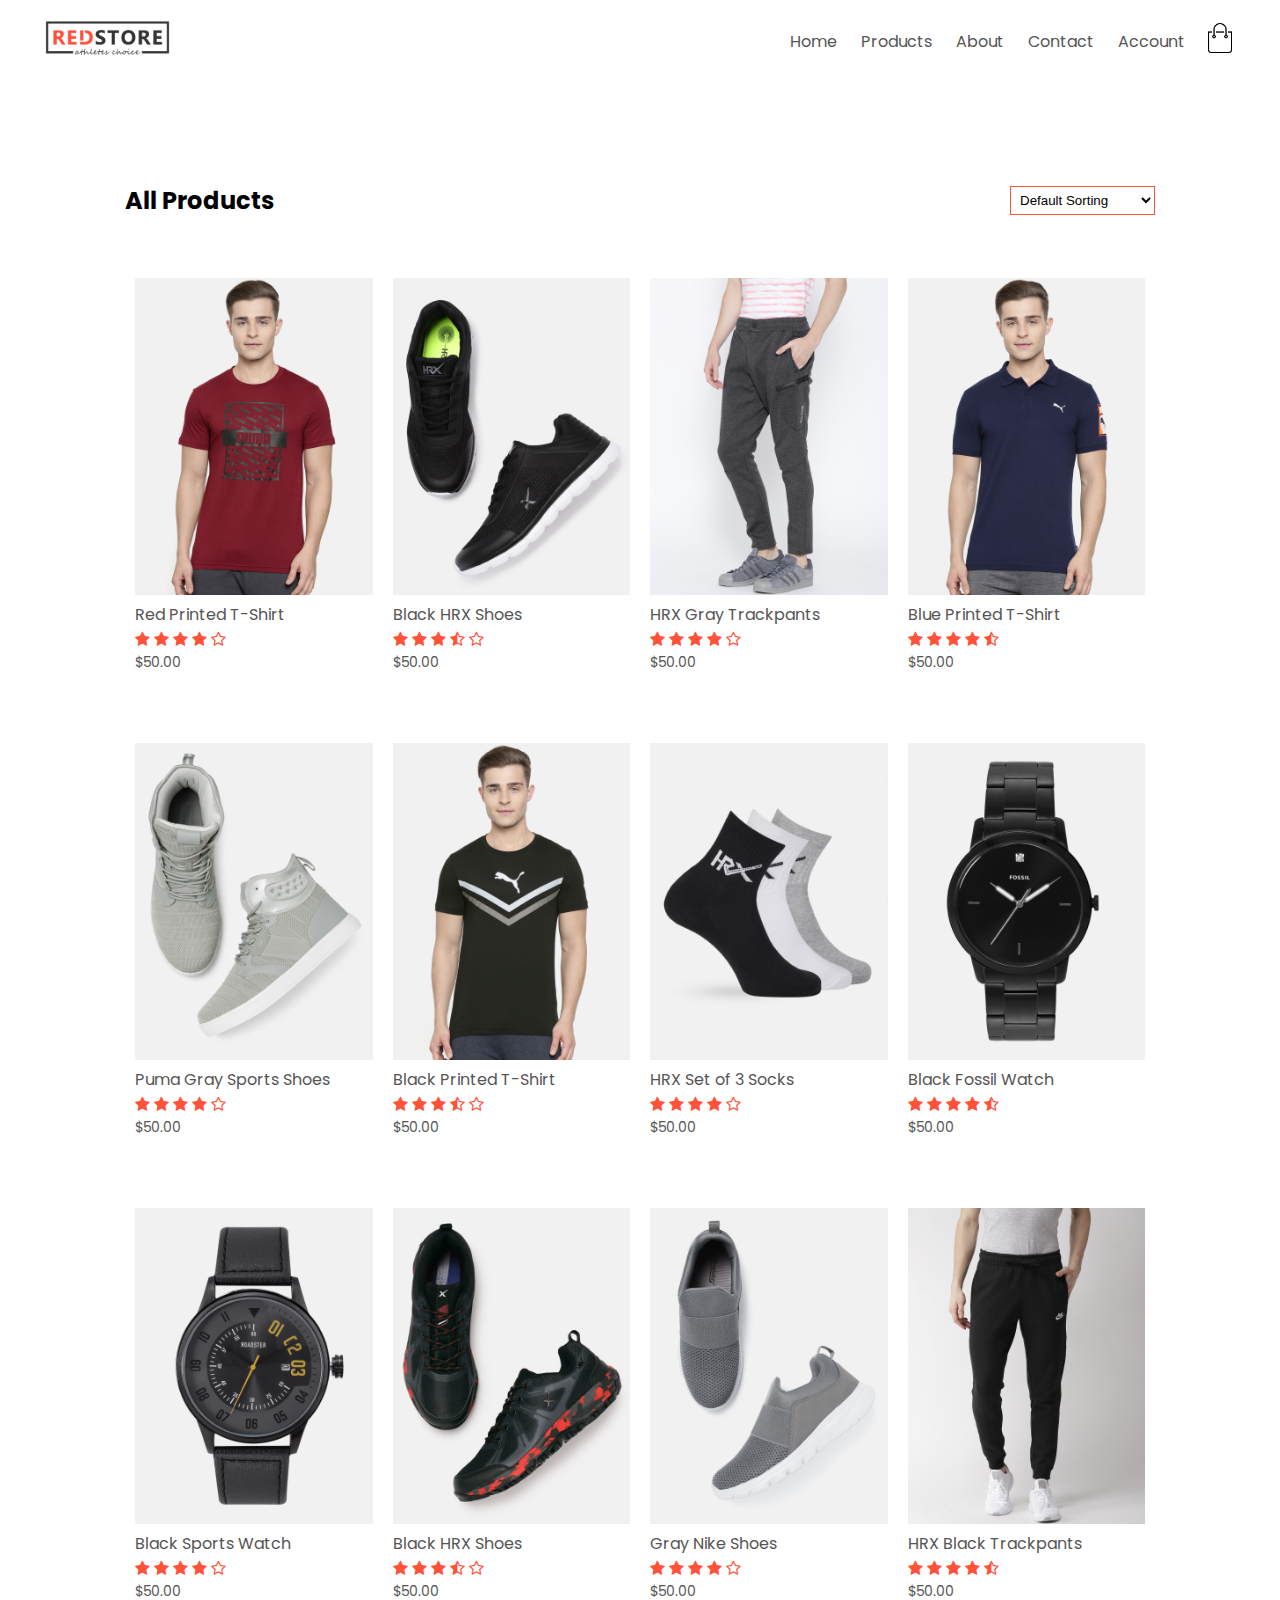
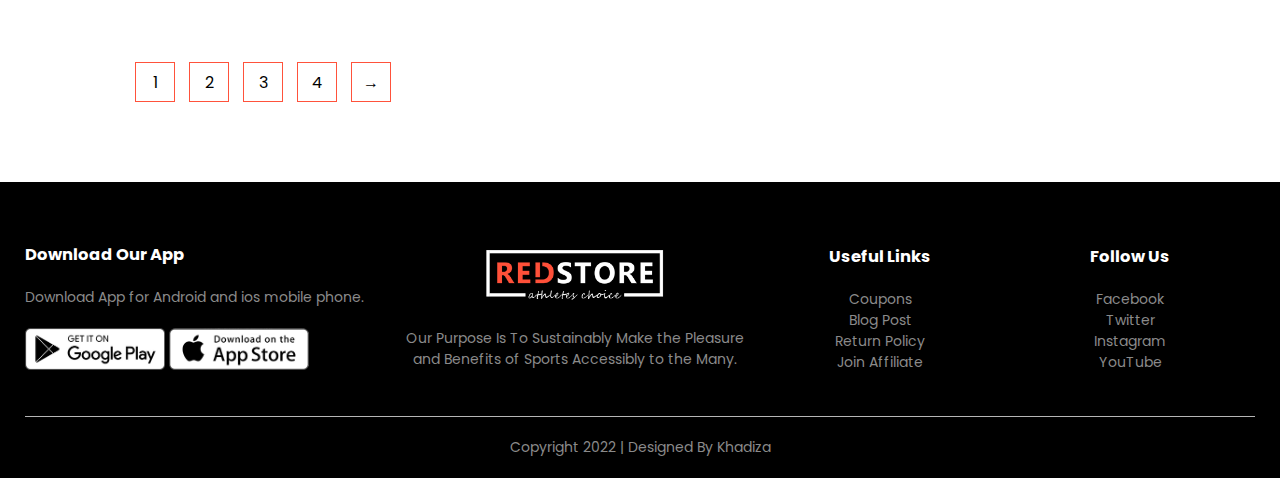
<file: products.html>
<!DOCTYPE html>
<html lang="en">
<head>
    <meta charset="UTF-8">
    <meta name="viewport" content="width=device-width, initial-scale=1.0">
    <title>All Products - RedStore</title>
    <link rel="stylesheet" href="style.css">
    <link href="https://fonts.googleapis.com/css2?family=Poppins:wght@300;400;500;600;700&display=swap" rel="stylesheet">
    <link rel="stylesheet" href="https://stackpath.bootstrapcdn.com/font-awesome/4.7.0/css/font-awesome.min.css">
</head>
<body>
 
  <div class="container">
      <div class="navbar">
       <div class="logo">
          <a href="index.html">
           <img src="images/logo.png" width="125px" alt="RedStore">
           </a>
       </div>
       <nav>
          <ul id="MenuItems">
              <li><a href="index.html">Home</a></li>
              <li><a href="products.html">Products</a></li>
              <li><a href="">About</a></li>
              <li><a href="">Contact</a></li>
              <li><a href="account.html">Account</a></li>
          </ul> 
       </nav>
       <a href="cart.html">
       <img src="images/cart.png" width="30px" height="30px" alt="cart">
       </a>
       <img src="images/menu.png" class="menu-icon" onclick="menutoggle()" alt="menu">
   </div>
   
  </div>

   <div class="small-container">
    <div class="row row-2">
        <h2>All Products</h2>
        <select>
            <option>Default Sorting</option>
            <option>Short by Price </option>
            <option>Short by Popularity</option>
            <option>Short by rating</option>
            <option>Short by sale</option>
        </select>
    </div>
    <div class="row">
        <div class="col-4">
           <a href="products-details.html">
            <img src="images/product-1.jpg" alt="product-1">
            </a>
            <h4>Red Printed T-Shirt</h4>
            <div class="rating">
                <i class="fa fa-star"></i>
                <i class="fa fa-star"></i>
                <i class="fa fa-star"></i>
                <i class="fa fa-star"></i>
                <i class="fa fa-star-o"></i>
            </div>
            <p>$50.00</p>
        </div>
        <div class="col-4">
           
            <img src="images/product-2.jpg" alt="product-2">
            
            <h4>Black HRX Shoes</h4>
            <div class="rating">
                <i class="fa fa-star"></i>
                <i class="fa fa-star"></i>
                <i class="fa fa-star"></i>
                <i class="fa fa-star-half-o"></i>
                <i class="fa fa-star-o"></i>
            </div>
            <p>$50.00</p>
        </div>
        <div class="col-4">
            <img src="images/product-3.jpg" alt="product-3">
            <h4>HRX Gray Trackpants</h4>
            <div class="rating">
                <i class="fa fa-star"></i>
                <i class="fa fa-star"></i>
                <i class="fa fa-star"></i>
                <i class="fa fa-star"></i>
                <i class="fa fa-star-o"></i>
            </div>
            <p>$50.00</p>
        </div>
        <div class="col-4">
            <img src="images/product-4.jpg" alt="product-4">
            <h4>Blue Printed T-Shirt</h4>
            <div class="rating">
                <i class="fa fa-star"></i>
                <i class="fa fa-star"></i>
                <i class="fa fa-star"></i>
                <i class="fa fa-star"></i>
                <i class="fa fa-star-half-o"></i>
            </div>
            <p>$50.00</p>
        </div>
    </div>
    
    <div class="row">
        <div class="col-4">
            <img src="images/product-5.jpg" alt="product-5">
            <h4>Puma Gray Sports Shoes</h4>
            <div class="rating">
                <i class="fa fa-star"></i>
                <i class="fa fa-star"></i>
                <i class="fa fa-star"></i>
                <i class="fa fa-star"></i>
                <i class="fa fa-star-o"></i>
            </div>
            <p>$50.00</p>
        </div>
        <div class="col-4">
            <img src="images/product-6.jpg" alt="product-6">
            <h4>Black Printed T-Shirt</h4>
            <div class="rating">
                <i class="fa fa-star"></i>
                <i class="fa fa-star"></i>
                <i class="fa fa-star"></i>
                <i class="fa fa-star-half-o"></i>
                <i class="fa fa-star-o"></i>
            </div>
            <p>$50.00</p>
        </div>
        <div class="col-4">
            <img src="images/product-7.jpg" alt="product-7">
            <h4>HRX Set of 3 Socks</h4>
            <div class="rating">
                <i class="fa fa-star"></i>
                <i class="fa fa-star"></i>
                <i class="fa fa-star"></i>
                <i class="fa fa-star"></i>
                <i class="fa fa-star-o"></i>
            </div>
            <p>$50.00</p>
        </div>
        <div class="col-4">
            <img src="images/product-8.jpg" alt="product-8">
            <h4>Black Fossil Watch</h4>
            <div class="rating">
                <i class="fa fa-star"></i>
                <i class="fa fa-star"></i>
                <i class="fa fa-star"></i>
                <i class="fa fa-star"></i>
                <i class="fa fa-star-half-o"></i>
            </div>
            <p>$50.00</p>
        </div>
    </div>
    <div class="row">
        <div class="col-4">
            <img src="images/product-9.jpg" alt="product-9">
            <h4>Black Sports Watch</h4>
            <div class="rating">
                <i class="fa fa-star"></i>
                <i class="fa fa-star"></i>
                <i class="fa fa-star"></i>
                <i class="fa fa-star"></i>
                <i class="fa fa-star-o"></i>
            </div>
            <p>$50.00</p>
        </div>
        <div class="col-4">
            <img src="images/product-10.jpg" alt="product-10">
            <h4>Black HRX Shoes</h4>
            <div class="rating">
                <i class="fa fa-star"></i>
                <i class="fa fa-star"></i>
                <i class="fa fa-star"></i>
                <i class="fa fa-star-half-o"></i>
                <i class="fa fa-star-o"></i>
            </div>
            <p>$50.00</p>
        </div>
        <div class="col-4">
            <img src="images/product-11.jpg" alt="product-11">
            <h4>Gray Nike Shoes</h4>
            <div class="rating">
                <i class="fa fa-star"></i>
                <i class="fa fa-star"></i>
                <i class="fa fa-star"></i>
                <i class="fa fa-star"></i>
                <i class="fa fa-star-o"></i>
            </div>
            <p>$50.00</p>
        </div>
        <div class="col-4">
            <img src="images/product-12.jpg" alt="product-12">
            <h4>HRX Black Trackpants</h4>
            <div class="rating">
                <i class="fa fa-star"></i>
                <i class="fa fa-star"></i>
                <i class="fa fa-star"></i>
                <i class="fa fa-star"></i>
                <i class="fa fa-star-half-o"></i>
            </div>
            <p>$50.00</p>
        </div>
    </div> 
    <div class="page-btn">
        <span>1</span>
        <span>2</span>
        <span>3</span>
        <span>4</span>
        <span>&#8594;</span>
    </div>  
   </div> 

  

   <!----------- FOOTER ------------>
   <div class="footer">
       <div class="container">
           <div class="row">
               <div class="footer-col-1">
                   <h3>Download Our App</h3>
                   <p>Download App for Android and ios mobile phone.</p>
                   <div class="app-logo">
                       <img src="images/play-store.png" alt="play-store">
                       <img src="images/app-store.png" alt="app-store">
                   </div>
               </div>
               <div class="footer-col-2">
                   <img src="images/logo-white.png" alt="logo-white">
                   <p>Our Purpose Is To Sustainably Make the Pleasure and Benefits of Sports Accessibly to the Many.</p>
               </div>
               <div class="footer-col-3">
                   <h3>Useful Links</h3>
                   <ul>
                       <li>Coupons</li>
                       <li>Blog Post</li>
                       <li>Return Policy</li>
                       <li>Join Affiliate</li>
                       
                   </ul>
               </div>
               <div class="footer-col-4">
                   <h3>Follow Us</h3>
                   <ul>
                       <li>Facebook</li>
                       <li>Twitter</li>
                       <li>Instagram</li>
                       <li>YouTube</li>
                       
                   </ul>
               </div>
           </div>
           <hr>
           <p class="copyright">Copyright 2022 | Designed By Khadiza</p>
       </div>
   </div>
 <!----------- JS FOR TOGGLE MENU ------------>
 <script>
     var MenuItems = document.getElementById("MenuItems");
     MenuItems.style.maxHeight = "0px";
     function menutoggle(){
         if(MenuItems.style.maxHeight == "0px")
             {
                 MenuItems.style.maxHeight = "200px";
             }
         else
             {
                 MenuItems.style.maxHeight = "0px";
             }
     }
     
 </script>
</body>
</html>
</file>
<file: style.css>
* {
    margin: 0;
    padding: 0;
    box-sizing: border-box;
}
body {
    font-family: 'Poppins', sans-serif;
}
.navbar {
    display: flex;
    align-items: center;
    padding: 20px;
    
}
nav {
    flex: 1;
    text-align: right;
}
nav ul {
    display: inline-block;
    list-style-type: none;
}
nav ul li {
    display: inline-block;
    margin-right: 20px;
}
a{
    text-decoration: none;
    color: #555;
}
p {
    color: #555;
}

.container {
    max-width: 1300px;
    margin: auto;
    padding-left: 25px;
    padding-right: 25px;
}
.row {
  display: flex;
  align-items: center;
  flex-wrap: wrap;
  justify-content: space-around;  
}
.col-2 {
    flex-basis: 50%;
    min-width: 300px;
}
.col-2 img {
    max-width: 100%;
    padding: 50px 0;
}
.col-2 h1 {
    font-size: 50px;
    line-height: 60px;
    margin: 25px 0;
}
.btn {
    display: inline-block;
    background: #ff523b;
    color: #fff;
    padding: 8px 30px;
    margin: 30px 0;
    border-radius: 30px;
    transition: 0.5s;
}
.btn:hover {
    background: #563434;
}
.header {
  background: radial-gradient(#fff,#ffd6d6);  
}
.header .row {
    margin-top: 70px;
}
.categories {
    margin: 70px 0;
}
.col-3 {
    flex-basis: 30%;
    min-width: 250px;
    margin-bottom: 30px;
}
.col-3 img {
   width: 100%;
}
.small-container {
    max-width: 1080px;
    margin: auto;
    padding-left: 25px;
    padding-right: 25px;
    
}
.col-4 {
    flex-basis: 25%;
    padding: 10px;
    min-width: 200px;
    margin-bottom: 50px;
    transition: transform 0.5s;
}
.col-4 img {
    width: 100%;
}
.title {
    text-align: center;
    margin: 0 auto 80px;
    position: relative;
    line-height: 60px;
    color: #555;
}
.title::after {
    content: '';
    background: #ff523b;
    height: 5px;
    width: 80px;
    border-radius: 5px;
    position: absolute;
    bottom: 0;
    left: 50%;
    transform: translateX(-50%);
    
}
h4 {
    color: #555;
    font-weight: normal;
}
.col-4 p {
    font-size: 14px;
}
.rating .fa {
    color: #ff523b;
}
.col-4:hover {
    transform: translateY(-5px);
}

/*-------- OFFER--------*/

.offer {
    background: radial-gradient(#fff,#ffd6d6);
    margin-top: 80px;
    padding: 30px 0;
}
.col-2 .offer-img {
    padding: 50px;
}
small {
    color: #555;
}
/*-------- TESTIMONIAL --------*/
.testimonial {
   padding-top: 100px; 
}
.testimonial .col-3 {
    text-align: center;
    padding: 40px 20px;
    box-shadow: 0 0 20px 0px rgba(0,0,0,0.1);
    cursor: pointer;
    transition: transform 0.5s;
}
.testimonial .col-3 img {
    width: 50px;
    margin-top: 20px;
    border-radius: 50%;
}
.testimonial .col-3:hover {
    transform: translateY(-10px);
}
.fa.fa-quote-left {
    font-size: 34px;
    color: #ff523b;
}
.col-3 p {
    font-size: 12px;
    margin: 12px 0;
    color: #777;
}
.testimonial .col-3 h3 {
   font-weight: 600;
    color: #555;
    font-size: 16px;
}
/*-------- BRANDS --------*/

.brands {
    margin: 100px auto;
}
.col-5 {
    width: 160px;
}
.col-5 img {
    width: 100%;
    cursor: pointer;
    filter: grayscale(100%);
}
.col-5 img:hover {
   filter: grayscale(0); 
}
/*-------- FOOTER --------*/

.footer {
    background: #000;
    color: #8a8a8a;
    font-size: 14px;
    padding: 60px 0 20px;
}
.footer p {
    color: #8a8a8a;
}
.footer h3 {
    color: #fff;
    margin-bottom: 20px;
}
.footer-col-1, .footer-col-2, .footer-col-3, .footer-col-4 {
    min-width: 250px;
    margin-bottom: 20px;
}
.footer-col-1 {
    flex-basis: 30%;
}
.footer-col-2 {
    flex: 1;
    text-align: center;
}
.footer-col-2 img {
    width: 180px;
    margin-bottom: 20px;
}
.footer-col-3, .footer-col-4 {
    flex-basis: 12%;
    text-align: center;
}
ul {
    list-style-type: none;
}
.app-logo {
    margin-top: 20px;
}
.app-logo img {
    width: 140px;
}
.footer hr {
    border: none;
    background: #b5b5b5;
    height: 1px;
    margin: 20px 0;
}
.copyright {
    text-align: center;
}
.menu-icon {
    width: 28px;
    margin-left: 20px;
    display: none;
}


/*-------- ALL PRODUCTS PAGE --------*/


.row-2 {
    justify-content: space-between;
    margin: 100px auto 50px;
}
select {
    border: 1px solid #ff523b;
    padding: 5px;
    background: #fff;
}
select:focus {
    outline: none;
}
.page-btn {
    margin: 0 auto 80px;
}
.page-btn span {
    display: inline-block;
    border: 1px solid #ff523b;
    margin-left: 10px;
    width: 40px;
    height: 40px;
    text-align: center;
    line-height: 40px;
    cursor: pointer;
}
.page-btn span:hover {
    background: #ff523b;
    color: #fff;
}


/*-------- SINGLE PRODUCT PAGE --------*/

.single-product {
    margin-top: 80px;
}
.single-product .col-2 img {
    padding: 0;
}
.single-product .col-2 {
    padding: 20px;
}
.single-product h4 {
    margin: 20px 0;
    font-size: 22px;
    font-weight: bold;
}
.single-product select {
    display: block;
    padding: 10px;
    margin-top: 20px;
}
.single-product input {
    width: 50px;
    height: 40px;
    padding: 10px;
    font-size: 20px;
    margin-right: 10px;
    border: 1px solid #ff523b;
}
input:focus {
    outline: none;
}
.single-product .fa {
    color: #ff523b;
    margin-left: 10px;
}
.small-img-row {
    display: flex;
    justify-content: space-between;
}
.small-img-col {
    flex-basis: 24%;
    cursor: pointer;
}


/*-------- CART ITEMS PAGE --------*/

.cart-page {
    margin: 80px auto;
}
table {
    width: 100%;
    border-collapse: collapse;
}
.cart-info {
    display: flex;
    flex-wrap: wrap;
}
th {
    text-align: left;
    padding: 5px;
    color: #fff;
    background: #ff523b;
    font-weight: normal;
}
td {
    padding: 10px 5px;
}
td input {
    width: 40px;
    height: 30px;
    padding: 5px;
}
td a {
    color: #ff523b;
    font-size: 12px;
}
td img {
    width: 80px;
    height: 80px;
    margin-right: 10px;
}

.total-price {
    display: flex;
    justify-content: flex-end;
}
.total-price table {
    border-top: 3px solid #ff523b;
    width: 100%;
    max-width: 400px;
}
td:last-child {
    text-align: right;
}
th:last-child {
    text-align: right;
}


/*-------- ACCOUNT PAGE --------*/

.account-page {
    padding: 50px 0;
    background: radial-gradient(#fff,#ffd6d6);
}
.form-container {
    background: #fff;
    width: 300px;
    height: 400px;
    position: relative;
    text-align: center;
    padding: 20px 0;
    margin: auto;
    box-shadow: 0 0 20px 0px rgba(0,0,0,0.1);
    overflow: hidden;
}

.form-container span {
    font-weight: bold;
    padding: 0 10px;
    color: #555;
    cursor: pointer;
    width: 100px;
    display: inline-block;
}
.form-btn {
    display: inline-block;
}
.form-container form {
    max-width: 300px;
    padding: 0 20px;
    position: absolute;
    top: 130px;
    transition: transform 1s;
}
form input {
    width: 100%;
    height: 30px;
    margin: 10px 0;
    padding: 0 10px;
    border: 1px solid #ccc;
}

form .btn {
    width: 100%;
    border: none;
    cursor: pointer;
    margin: 10px 0;
}
form .btn:focus {
    outline: none;
}
#LoginForm {
    left: -300px;
}
#RegForm {
    left: 0;
}
form a {
    font-size: 12px;
}

#Indicator {
    width: 100px;
    border: none;
    background: #ff523b;
    height: 3px;
    margin-top: 8px;
    transform: translateX(100px);
    transition: transform 1s;
}





/*-------- MEDIA QUERY FOR MENU --------*/

@media only screen and (max-width: 800px){
    nav ul {
        position: absolute;
        top: 70px;
        left: 0;
        background: #333;
        width: 100%;
        overflow: hidden;
        transition: max-height 0.5s;
    }
    nav ul li {
        display: block;
        margin-right: 50px;
        margin-top: 10px;
        margin-bottom: 10px;
    }
    nav ul li a {
        color: #fff;
    }
    .menu-icon {
        display: block;
        cursor: pointer;
    }
}
/*-------- MEDIA QUERY FOR LESS THAN 600 SCREEN SIZE --------*/

@media only screen and (max-width: 600px){
    .row {
        text-align: center;
    }
    .col-1, .col-2, .col-3 {
        flex-basis: 100%;
    }
    .single-product .row {
        text-align: left;
    }
    .single-product .col-2 {
        padding: 20px 0;
    }
    .single-product h1 {
        font-size: 26px;
        line-height: 32px;
    }
    .cart-info p {
        display: none;
    }
}
</file>
